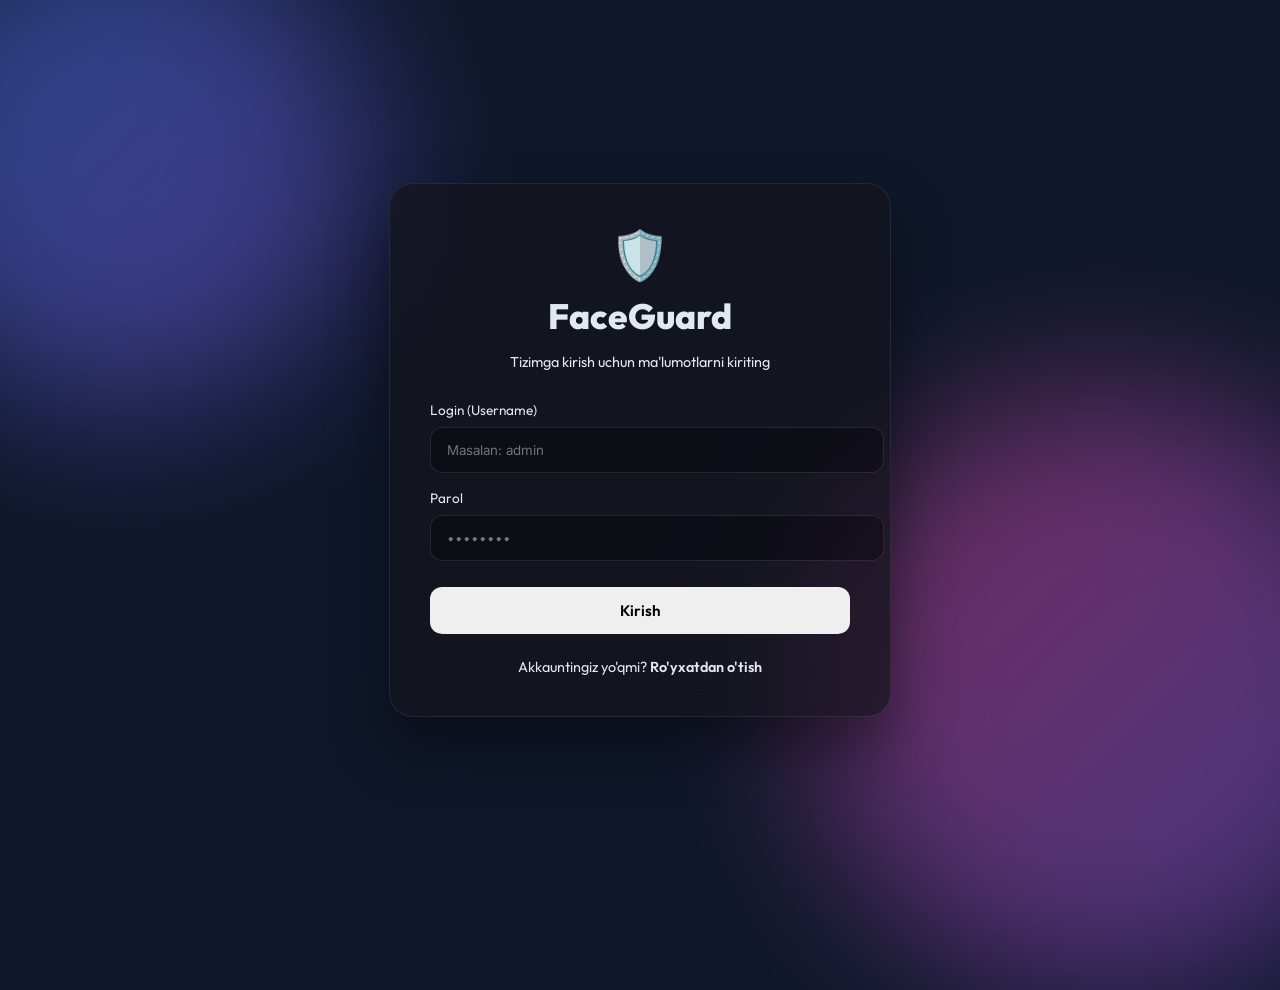
<file: templates/login.html>
<!DOCTYPE html>
<html lang="uz">
<head>
    <meta charset="UTF-8">
    <meta name="viewport" content="width=device-width, initial-scale=1.0, maximum-scale=1.0, user-scalable=no">
    <title>Tizimga Kirish - FaceGuard</title>
    <link href="https://fonts.googleapis.com/css2?family=Inter:wght@400;500;600&family=Outfit:wght@600;700;800&display=swap" rel="stylesheet">
    <link rel="stylesheet" href="/static/style.css">
    <style>
        body {
            display: flex; align-items: center; justify-content: center;
            min-height: 100vh; padding: 20px;
        }
        .auth-card {
            background: rgba(20, 20, 28, 0.7);
            backdrop-filter: blur(24px);
            border: 1px solid rgba(255, 255, 255, 0.08);
            border-radius: 24px;
            padding: 40px;
            width: 100%; max-width: 420px;
            box-shadow: 0 30px 60px rgba(0,0,0,0.4);
            text-align: center;
        }
        .logo-icon {
            font-size: 3rem; margin-bottom: 10px;
        }
        h1 { margin-bottom: 8px; }
        .subtitle { color: var(--muted); font-size: 0.9rem; margin-bottom: 30px; }
        
        .input-group { margin-bottom: 16px; text-align: left; }
        .input-group label { display: block; margin-bottom: 8px; font-size: 0.85rem; color: var(--muted); }
        .input-group input {
            width: 100%; padding: 14px 16px;
            background: rgba(0,0,0,0.3); border: 1px solid rgba(255,255,255,0.1);
            border-radius: 12px; color: white; font-family: 'Inter', sans-serif;
            transition: all 0.3s;
        }
        .input-group input:focus {
            outline: none; border-color: var(--accent);
            background: rgba(124, 58, 237, 0.05);
        }
        
        .btn { width: 100%; justify-content: center; padding: 14px; margin-top: 10px; }
        
        .toggle-text {
            margin-top: 24px; font-size: 0.9rem; color: var(--muted);
        }
        .toggle-text span {
            color: var(--accent); cursor: pointer; font-weight: 600;
        }
        .toggle-text span:hover { text-decoration: underline; }
        
        #errorMsg {
            color: #ef4444; font-size: 0.85rem; margin-bottom: 16px;
            display: none; background: rgba(239, 68, 68, 0.1);
            padding: 10px; border-radius: 8px;
        }
    </style>
</head>
<body>
    <div class="blob blob1"></div>
    <div class="blob blob2"></div>

    <div class="auth-card">
        <div class="logo-icon">🛡️</div>
        <h1>FaceGuard</h1>
        <p class="subtitle" id="formSubtitle">Tizimga kirish uchun ma'lumotlarni kiriting</p>
        
        <div id="errorMsg"></div>

        <div class="input-group">
            <label>Login (Username)</label>
            <input type="text" id="username" placeholder="Masalan: admin">
        </div>
        <div class="input-group">
            <label>Parol</label>
            <input type="password" id="password" placeholder="••••••••">
        </div>

        <button class="btn btn-primary" id="actionBtn" onclick="submitAuth()">Kirish</button>
        
        <div class="toggle-text" id="toggleText">
            Akkauntingiz yo'qmi? <span onclick="toggleMode()">Ro'yxatdan o'tish</span>
        </div>
    </div>

    <script>
        let isLogin = true;
        
        function toggleMode() {
            isLogin = !isLogin;
            document.getElementById('formSubtitle').innerText = isLogin ? "Tizimga kirish uchun ma'lumotlarni kiriting" : "Yangi akkaunt yaratish";
            document.getElementById('actionBtn').innerText = isLogin ? "Kirish" : "Ro'yxatdan o'tish";
            document.getElementById('toggleText').innerHTML = isLogin 
                ? 'Akkauntingiz yo\'qmi? <span onclick="toggleMode()">Ro\'yxatdan o\'tish</span>'
                : 'Akkauntingiz bormi? <span onclick="toggleMode()">Kirish</span>';
            document.getElementById('errorMsg').style.display = 'none';
        }

        async function submitAuth() {
            const u = document.getElementById('username').value;
            const p = document.getElementById('password').value;
            const err = document.getElementById('errorMsg');
            const btn = document.getElementById('actionBtn');
            
            if (!u || !p) {
                err.innerText = "Hamma maydonlarni to'ldiring!";
                err.style.display = 'block';
                return;
            }
            
            btn.disabled = true;
            btn.innerText = "Kuting...";
            
            const endpoint = isLogin ? '/api/auth/login' : '/api/auth/register';
            
            try {
                const res = await fetch(endpoint, {
                    method: 'POST',
                    headers: {'Content-Type': 'application/json'},
                    body: JSON.stringify({username: u, password: p})
                });
                const data = await res.json();
                
                if (data.success) {
                    window.location.href = '/';
                } else {
                    err.innerText = data.error || "Xatolik yuz berdi";
                    err.style.display = 'block';
                }
            } catch (e) {
                err.innerText = "Internetda muammo bor";
                err.style.display = 'block';
            }
            
            btn.disabled = false;
            btn.innerText = isLogin ? "Kirish" : "Ro'yxatdan o'tish";
        }
        
        document.addEventListener('keydown', function(e) {
            if (e.key === 'Enter') submitAuth();
        });
    </script>
</body>
</html>
</file>
<file: static/style.css>
body {
    margin: 0;
    padding: 20px;
    font-family: 'Outfit', sans-serif;
    background: #0f172a;
    color: #e2e8f0;
    min-height: 100vh;
    display: flex;
    justify-content: center;
    align-items: flex-start;
    box-sizing: border-box;
}

.background-blobs {
    position: fixed;
    top: 0; left: 0; width: 100%; height: 100%;
    z-index: -1;
    overflow: hidden;
}

.blob {
    position: absolute;
    border-radius: 50%;
    filter: blur(80px);
    opacity: 0.45;
}

.blob1 {
    top: -10%; left: -10%;
    width: 500px; height: 500px;
    background: linear-gradient(135deg, #3b82f6, #8b5cf6);
    animation: floatBlob 10s ease-in-out infinite;
}

.blob2 {
    bottom: -10%; right: -10%;
    width: 600px; height: 600px;
    background: linear-gradient(135deg, #ec4899, #8b5cf6);
    animation: floatBlob 12s ease-in-out infinite reverse;
}

@keyframes floatBlob {
    0% { transform: translate(0, 0); }
    50% { transform: translate(40px, 25px); }
    100% { transform: translate(0, 0); }
}

.container {
    width: 100%;
    max-width: 640px;
    padding: 2rem;
    border-radius: 24px;
    box-sizing: border-box;
    margin-top: 20px;
}

.glass-panel {
    background: rgba(30, 41, 59, 0.75);
    backdrop-filter: blur(12px);
    -webkit-backdrop-filter: blur(12px);
    border: 1px solid rgba(255, 255, 255, 0.08);
    box-shadow: 0 25px 50px -12px rgba(0, 0, 0, 0.5);
}

header {
    text-align: center;
    margin-bottom: 1.5rem;
}

h1 {
    margin: 0;
    font-size: 2.2rem;
    font-weight: 800;
}

.highlight {
    background: linear-gradient(to right, #3b82f6, #60a5fa);
    -webkit-background-clip: text;
    -webkit-text-fill-color: transparent;
    background-clip: text;
}

header p {
    color: #94a3b8;
    margin: 0.3rem 0 0;
    font-size: 0.95rem;
    letter-spacing: 1px;
}

/* TAB BAR */
.tab-bar {
    display: flex;
    gap: 8px;
    margin-bottom: 1.5rem;
    background: rgba(0,0,0,0.2);
    padding: 6px;
    border-radius: 14px;
}

.tab-btn {
    flex: 1;
    padding: 0.6rem 0.5rem;
    border: none;
    border-radius: 10px;
    background: transparent;
    color: #94a3b8;
    font-family: 'Outfit', sans-serif;
    font-size: 0.85rem;
    font-weight: 600;
    cursor: pointer;
    transition: all 0.2s ease;
}

.tab-btn.active {
    background: linear-gradient(135deg, #3b82f6, #2563eb);
    color: #fff;
    box-shadow: 0 4px 12px rgba(59, 130, 246, 0.35);
}

.tab-btn:hover:not(.active) {
    background: rgba(255,255,255,0.07);
    color: #e2e8f0;
}

/* TAB CONTENT */
.tab-content {
    transition: all 0.2s ease;
}

.tab-content.hidden {
    display: none;
}

/* VIDEO */
.video-wrapper {
    position: relative;
    width: 100%;
    border-radius: 16px;
    overflow: hidden;
    background: #000;
    aspect-ratio: 16/9;
    margin-bottom: 1rem;
}

.video-wrapper video {
    width: 100%;
    height: 100%;
    object-fit: cover;
    transform: scaleX(-1);
}

.video-wrapper canvas {
    position: absolute;
    top: 0; left: 0;
    width: 100%; height: 100%;
    pointer-events: none;
    transform: scaleX(-1);
}

.status-overlay {
    position: absolute;
    top: 12px; left: 12px;
    display: flex;
    align-items: center;
    gap: 8px;
    background: rgba(0,0,0,0.5);
    backdrop-filter: blur(8px);
    padding: 6px 12px;
    border-radius: 20px;
    font-size: 0.8rem;
    color: #e2e8f0;
}

.dot {
    width: 8px; height: 8px;
    border-radius: 50%;
    background: #94a3b8;
    display: inline-block;
}

.dot.active {
    background: #10b981;
}

@keyframes pulse {
    0% { opacity: 1; }
    50% { opacity: 0.3; }
    100% { opacity: 1; }
}

.dot.pulse { animation: pulse 1.5s ease-in-out infinite; }

/* CONTROLS */
.controls {
    display: flex;
    gap: 10px;
    margin-bottom: 1rem;
}

/* BUTTONS */
.btn {
    flex: 1;
    padding: 0.85rem;
    border: none;
    border-radius: 12px;
    font-size: 0.95rem;
    font-weight: 600;
    font-family: 'Outfit', sans-serif;
    cursor: pointer;
    transition: all 0.25s ease;
}

.btn:disabled {
    opacity: 0.4;
    cursor: not-allowed;
    transform: none !important;
}

.primary-btn {
    background: linear-gradient(135deg, #3b82f6, #2563eb);
    color: white;
    box-shadow: 0 4px 15px rgba(59, 130, 246, 0.35);
}

.primary-btn:hover:not(:disabled) {
    transform: translateY(-2px);
    box-shadow: 0 8px 25px rgba(59, 130, 246, 0.5);
}

.secondary-btn {
    background: rgba(255, 255, 255, 0.06);
    color: white;
    border: 1px solid rgba(255, 255, 255, 0.1);
}

.secondary-btn:hover:not(:disabled) {
    background: rgba(255, 255, 255, 0.12);
    transform: translateY(-2px);
}

/* UPLOAD SECTION */
.upload-section {
    background: rgba(15, 23, 42, 0.5);
    padding: 1.5rem;
    border-radius: 16px;
    border: 1px solid rgba(255,255,255,0.05);
    margin-bottom: 1rem;
}

.upload-section h3 {
    margin: 0 0 0.4rem;
    font-size: 1.05rem;
    color: #f1f5f9;
}

.upload-section p {
    font-size: 0.88rem;
    color: #94a3b8;
    margin: 0 0 1rem;
}

.custom-input {
    width: 100%;
    padding: 0.75rem 1rem;
    border-radius: 10px;
    border: 1px solid rgba(255,255,255,0.1);
    background: rgba(0,0,0,0.25);
    color: #fff;
    margin-bottom: 0.75rem;
    box-sizing: border-box;
    font-family: 'Outfit', sans-serif;
    font-size: 0.95rem;
    outline: none;
    transition: border 0.2s;
}

.custom-input:focus {
    border-color: #3b82f6;
}

.file-label {
    display: flex;
    align-items: center;
    padding: 0.75rem 1rem;
    border-radius: 10px;
    border: 1px dashed rgba(59, 130, 246, 0.4);
    background: rgba(59, 130, 246, 0.05);
    color: #94a3b8;
    margin-bottom: 0.75rem;
    cursor: pointer;
    font-size: 0.9rem;
    transition: all 0.2s;
}

.file-label:hover {
    border-color: #3b82f6;
    background: rgba(59, 130, 246, 0.1);
    color: #e2e8f0;
}

/* RESULT BOX */
.result-box {
    text-align: center;
    background: rgba(15, 23, 42, 0.6);
    padding: 1.2rem 1.5rem;
    border-radius: 16px;
    border: 1px solid rgba(16, 185, 129, 0.2);
    margin-top: 1rem;
    animation: fadeIn 0.3s ease;
}

@keyframes fadeIn {
    from { opacity: 0; transform: translateY(8px); }
    to { opacity: 1; transform: translateY(0); }
}

.result-box h3 {
    margin: 0 0 0.4rem;
    color: #64748b;
    font-size: 0.9rem;
    font-weight: 400;
    text-transform: uppercase;
    letter-spacing: 1px;
}

.gradient-text {
    margin: 0;
    font-size: 1.8rem;
    font-weight: 800;
    background: linear-gradient(to right, #10b981, #34d399);
    -webkit-background-clip: text;
    -webkit-text-fill-color: transparent;
    background-clip: text;
}

.gradient-text.red {
    background: linear-gradient(to right, #ef4444, #f87171);
    -webkit-background-clip: text;
    background-clip: text;
}

.hidden { display: none; }
</file>
